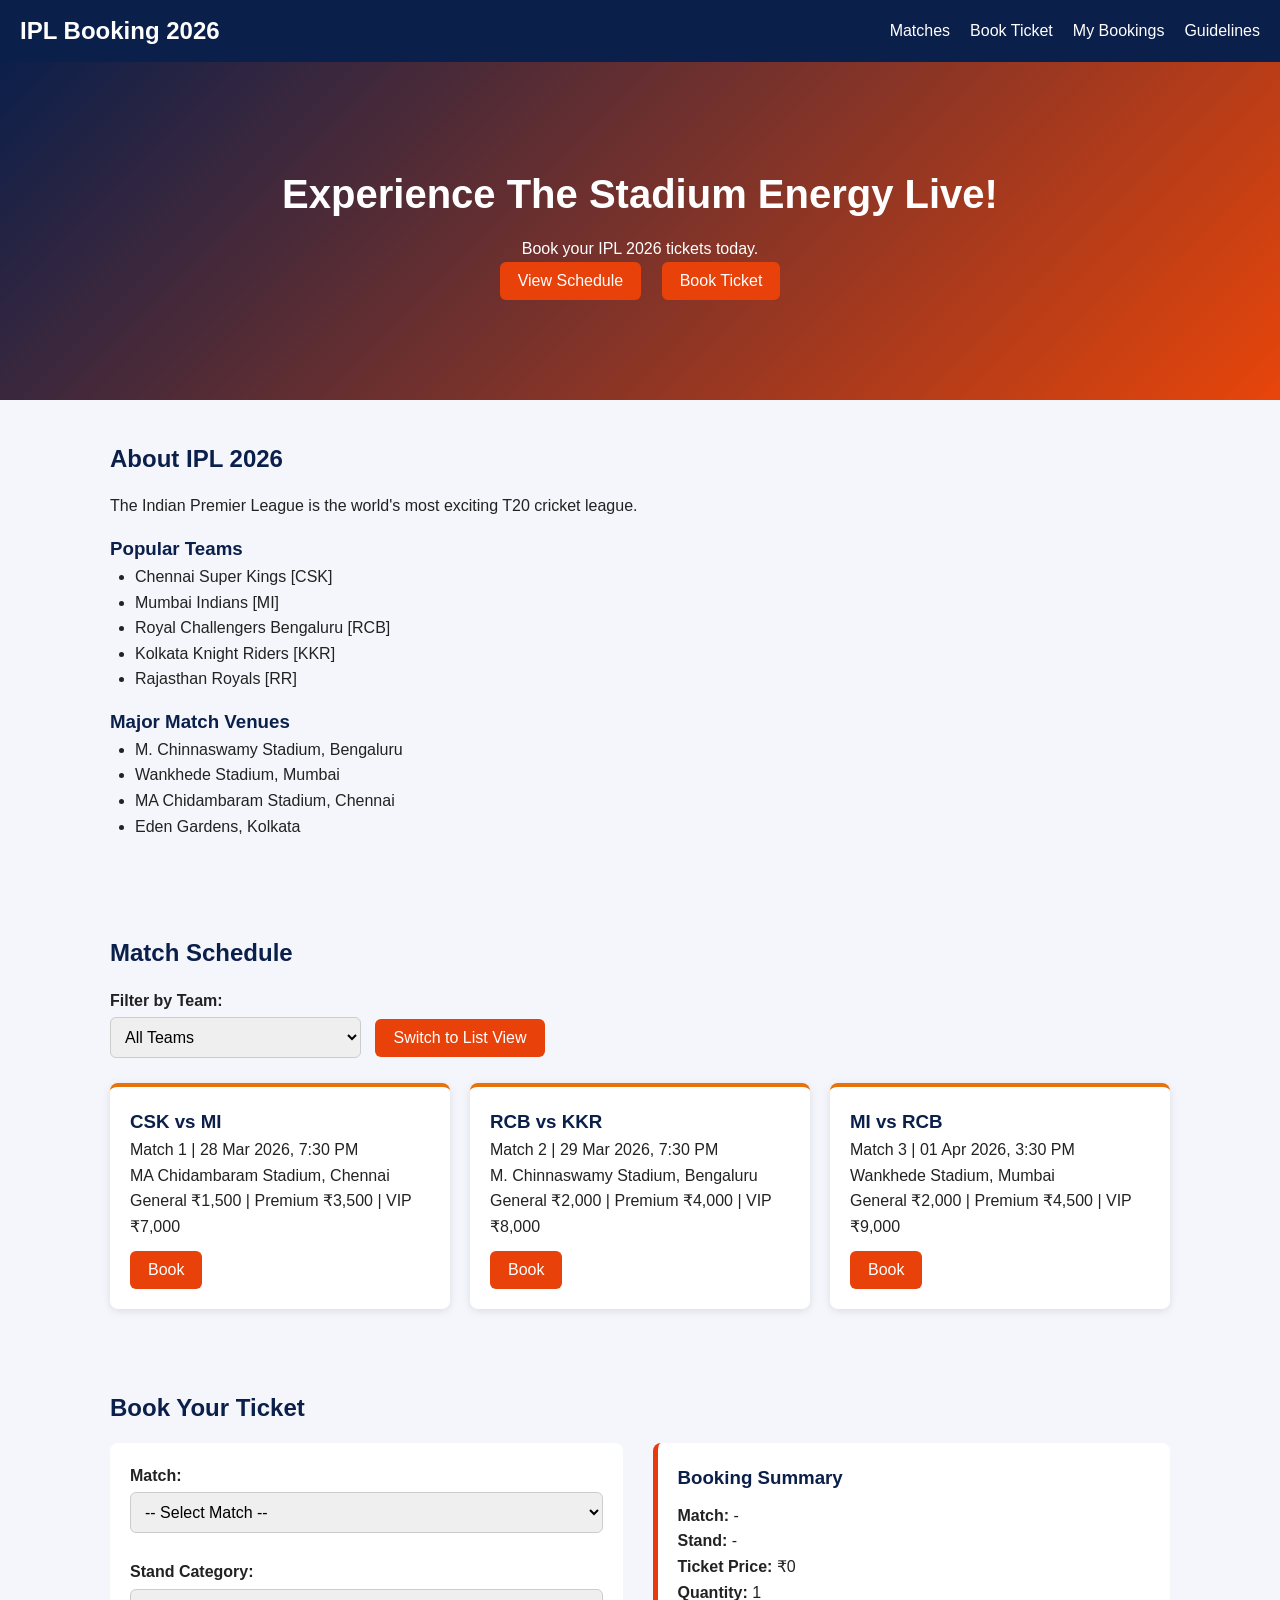
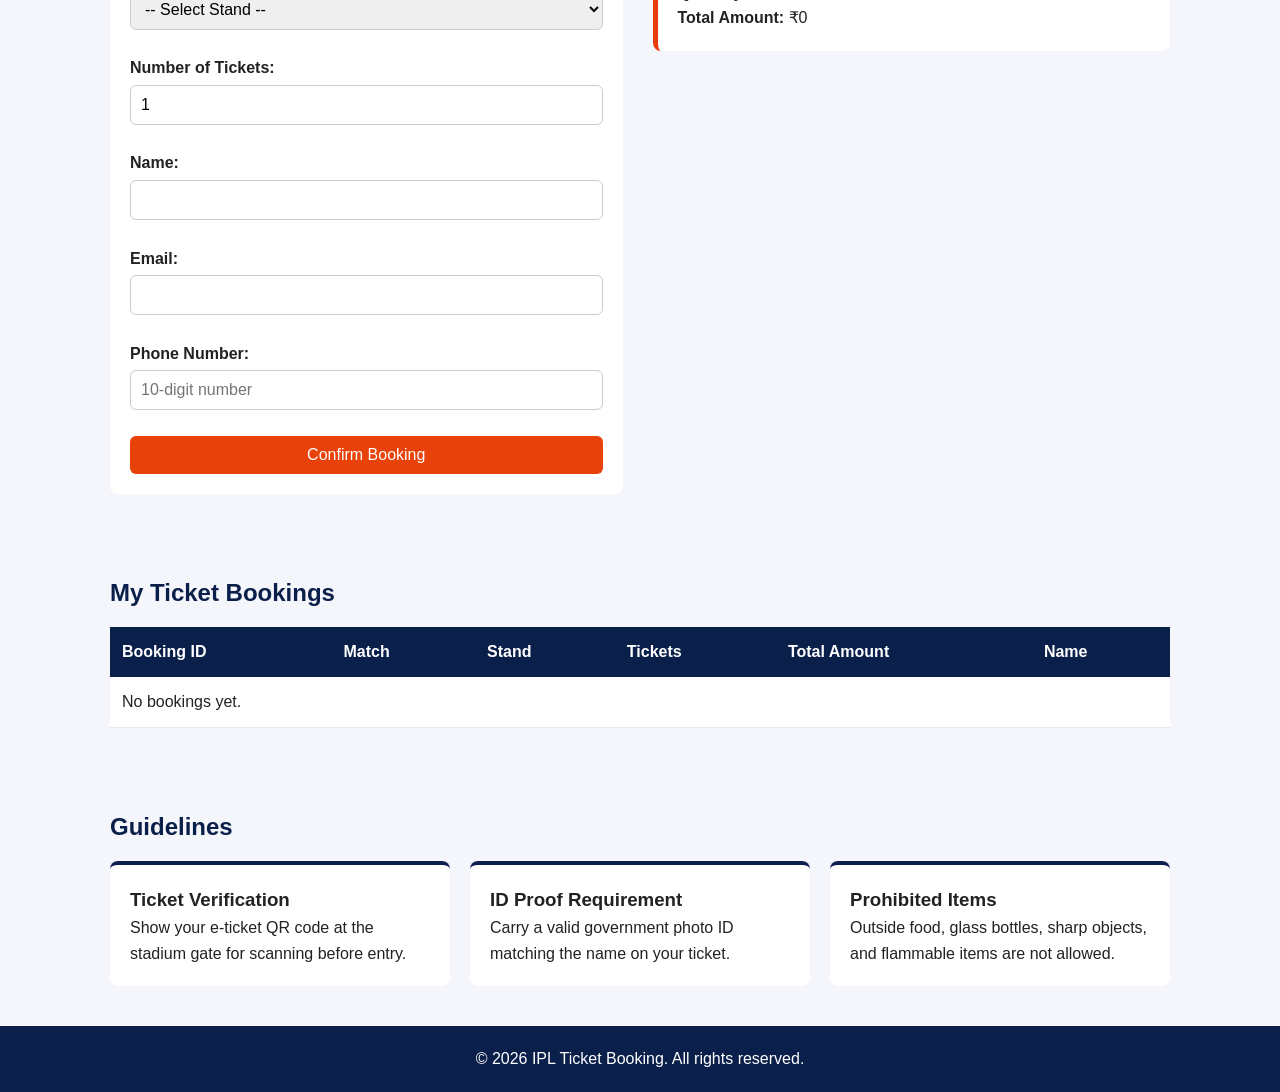
<file: index.html>
<!DOCTYPE html>
<html lang="en">
<head>
  <link rel="icon" href="data:,">
  <meta charset="UTF-8">
  <meta name="viewport" content="width=device-width, initial-scale=1.0">
  <title>IPL 2026 Ticket Booking</title>
  <link rel="stylesheet" href="style.css">
</head>
<body>
<header>
  <nav>
    <h2 class="logo">IPL Booking 2026</h2>
    <button type="button" id="menuToggle" aria-label="Toggle menu">&#9776;</button>
    <ul id="navLinks">
      <li><a href="#matches">Matches</a></li>
      <li><a href="booking.html">Book Ticket</a></li>
      <li><a href="#my-bookings">My Bookings</a></li>
      <li><a href="#guidelines">Guidelines</a></li>
    </ul>
  </nav>
</header>
<main>

<section id="hero">
  <h1>Experience The Stadium Energy Live!</h1>
  <p>Book your IPL 2026 tickets today.</p>
  <a href="#matches"><button type="button">View Schedule</button></a>
  <a href="booking.html"><button type="button">Book Ticket</button></a>
</section>
<section id="about">
  <h2>About IPL 2026</h2>
  <p>The Indian Premier League is the world's most exciting T20 cricket league.</p>

  <h3>Popular Teams</h3>
  <ul>
    <li>Chennai Super Kings [CSK]</li>
    <li>Mumbai Indians [MI]</li>
    <li>Royal Challengers Bengaluru [RCB]</li>
    <li>Kolkata Knight Riders [KKR]</li>
    <li>Rajasthan Royals [RR]</li>
  </ul>

  <h3>Major Match Venues</h3>
  <ul>
    <li>M. Chinnaswamy Stadium, Bengaluru</li>
    <li>Wankhede Stadium, Mumbai</li>
    <li>MA Chidambaram Stadium, Chennai</li>
    <li>Eden Gardens, Kolkata</li>
  </ul>
</section>
<section id="matches">
  <h2>Match Schedule</h2>

  <label for="teamFilter">Filter by Team:</label>
  <select id="teamFilter">
    <option value="all">All Teams</option>
    <option value="csk">Chennai Super Kings</option>
    <option value="mi">Mumbai Indians</option>
    <option value="rcb">Royal Challengers Bengaluru</option>
    <option value="kkr">Kolkata Knight Riders</option>
  </select>

  <button type="button" id="viewToggle">Switch to List View</button>

  <div id="matchList" class="match-grid">

    <article class="match-card" data-teams="csk mi">
      <div>
        <h3>CSK vs MI</h3>
        <p>Match 1 | 28 Mar 2026, 7:30 PM</p>
        <p>MA Chidambaram Stadium, Chennai</p>
        <p>General ₹1,500 | Premium ₹3,500 | VIP ₹7,000</p>
      </div>
      <a href="#booking"><button type="button" class="book-btn" data-match="1">Book</button></a>
    </article>

    <article class="match-card" data-teams="rcb kkr">
      <div>
        <h3>RCB vs KKR</h3>
        <p>Match 2 | 29 Mar 2026, 7:30 PM</p>
        <p>M. Chinnaswamy Stadium, Bengaluru</p>
        <p>General ₹2,000 | Premium ₹4,000 | VIP ₹8,000</p>
      </div>
      <a href="#booking"><button type="button" class="book-btn" data-match="2">Book</button></a>
    </article>

    <article class="match-card" data-teams="mi rcb">
      <div>
        <h3>MI vs RCB</h3>
        <p>Match 3 | 01 Apr 2026, 3:30 PM</p>
        <p>Wankhede Stadium, Mumbai</p>
        <p>General ₹2,000 | Premium ₹4,500 | VIP ₹9,000</p>
      </div>
      <a href="#booking"><button type="button" class="book-btn" data-match="3">Book</button></a>
    </article>

  </div>
</section>
<section id="booking">
  <h2>Book Your Ticket</h2>

  <div class="booking-container">

    <form id="bookingForm">
      <label for="match">Match:</label>
      <select id="match" name="match" required>
        <option value="">-- Select Match --</option>
        <option value="1">CSK vs MI</option>
        <option value="2">RCB vs KKR</option>
        <option value="3">MI vs RCB</option>
      </select>
      <br><br>

      <label for="stand">Stand Category:</label>
      <select id="stand" name="stand" required>
        <option value="">-- Select Stand --</option>
        <option value="general">General</option>
        <option value="premium">Premium</option>
        <option value="vip">VIP</option>
      </select>
      <br><br>

      <label for="tickets">Number of Tickets:</label>
      <input type="number" id="tickets" name="tickets" min="1" max="10" value="1" required>
      <br><br>

      <label for="name">Name:</label>
      <input type="text" id="name" name="name" required>
      <br><br>

      <label for="email">Email:</label>
      <input type="email" id="email" name="email" required>
      <br><br>

      <label for="phone">Phone Number:</label>
      <input type="tel" id="phone" name="phone" pattern="[0-9]{10}" placeholder="10-digit number" required>
      <br><br>

      <button type="submit">Confirm Booking</button>
    </form>

    <aside class="summary-card">
      <h3>Booking Summary</h3>
      <p><strong>Match:</strong> <span id="sumMatch">-</span></p>
      <p><strong>Stand:</strong> <span id="sumStand">-</span></p>
      <p><strong>Ticket Price:</strong> <span id="sumPrice">₹0</span></p>
      <p><strong>Quantity:</strong> <span id="sumQty">0</span></p>
      <p><strong>Total Amount:</strong> <span id="sumTotal">₹0</span></p>
    </aside>

  </div>
</section>
<section id="my-bookings">
  <h2>My Ticket Bookings</h2>
  <table>
    <thead>
      <tr>
        <th>Booking ID</th>
        <th>Match</th>
        <th>Stand</th>
        <th>Tickets</th>
        <th>Total Amount</th>
        <th>Name</th>
      </tr>
    </thead>
    <tbody id="bookingRecords">
      <!-- Booking records will be added here later -->
    </tbody>
  </table>
</section>
<section id="guidelines">
  <h2>Guidelines</h2>

  <div class="cards">
    <article class="card">
      <h3>Ticket Verification</h3>
      <p>Show your e-ticket QR code at the stadium gate for scanning before entry.</p>
    </article>

    <article class="card">
      <h3>ID Proof Requirement</h3>
      <p>Carry a valid government photo ID matching the name on your ticket.</p>
    </article>

    <article class="card">
      <h3>Prohibited Items</h3>
      <p>Outside food, glass bottles, sharp objects, and flammable items are not allowed.</p>
    </article>
  </div>
</section>

</main>
<footer>
  <p>&copy; 2026 IPL Ticket Booking. All rights reserved.</p>
</footer>
  <div id="toast"></div>

  <script src="app.js"></script>
</body>
</html>
</file>
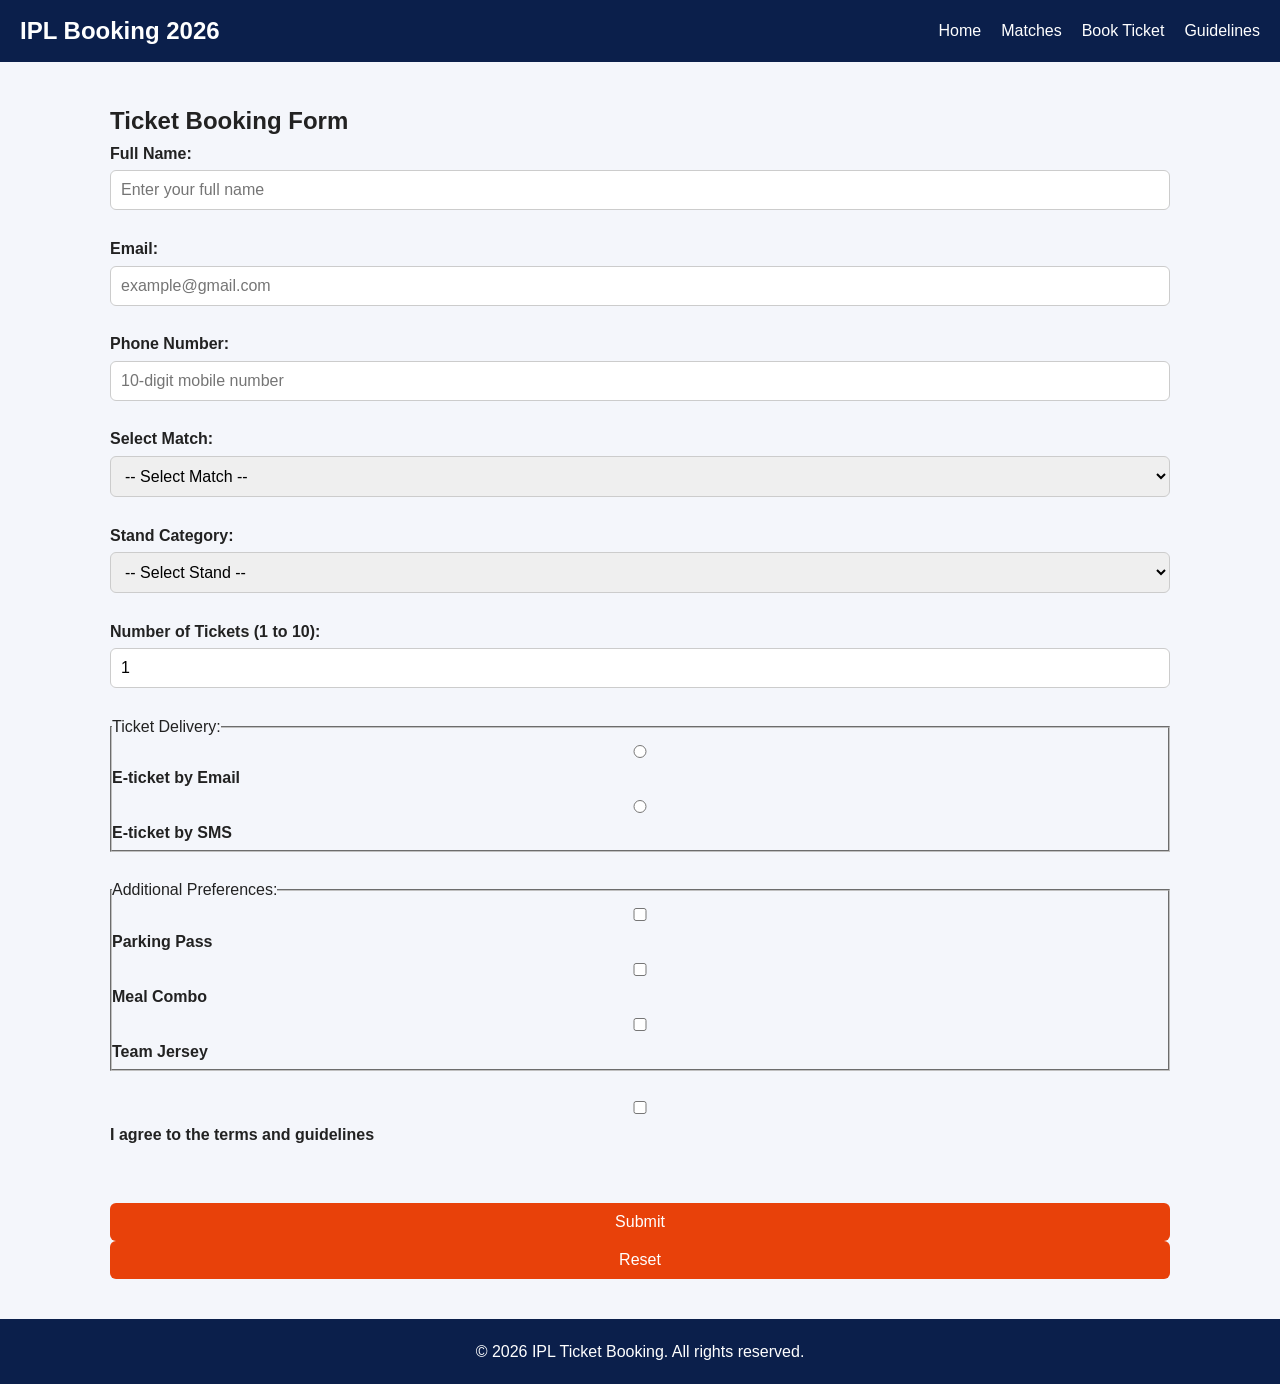
<file: booking.html>
<!DOCTYPE html>
<html lang="en">
<head>
  <link rel="icon" href="data:,">
  <meta charset="UTF-8">
  <meta name="viewport" content="width=device-width, initial-scale=1.0">
  <title>Book Tickets - IPL 2026</title>
  <link rel="stylesheet" href="style.css">
</head>
<body>

<header>
  <nav>
    <h2>IPL Booking 2026</h2>
    <ul>
      <li><a href="index.html">Home</a></li>
      <li><a href="index.html#matches">Matches</a></li>
      <li><a href="booking.html">Book Ticket</a></li>
      <li><a href="index.html#guidelines">Guidelines</a></li>
    </ul>
  </nav>
</header>

<main>
  <section id="booking-form">
    <h1>Ticket Booking Form</h1>

    <form action="#" method="post">

      <label for="name">Full Name:</label>
      <input type="text" id="name" name="name"
             minlength="3" maxlength="50"
             placeholder="Enter your full name" required>
      <br><br>

      <label for="email">Email:</label>
      <input type="email" id="email" name="email"
             placeholder="example@gmail.com" required>
      <br><br>

      <label for="phone">Phone Number:</label>
      <input type="tel" id="phone" name="phone"
             minlength="10" maxlength="10"
             pattern="[6-9][0-9]{9}"
             title="Enter a 10-digit Indian mobile number starting with 6, 7, 8 or 9"
             placeholder="10-digit mobile number" required>
      <br><br>

      <label for="match">Select Match:</label>
      <select id="match" name="match" required>
        <option value="">-- Select Match --</option>
        <option value="csk-mi">CSK vs MI - 28 Mar 2026</option>
        <option value="rcb-kkr">RCB vs KKR - 29 Mar 2026</option>
        <option value="mi-rcb">MI vs RCB - 01 Apr 2026</option>
      </select>
      <br><br>

      <label for="stand">Stand Category:</label>
      <select id="stand" name="stand" required>
        <option value="">-- Select Stand --</option>
        <option value="general">General - ₹1,500</option>
        <option value="premium">Premium - ₹3,500</option>
        <option value="vip">VIP - ₹7,000</option>
      </select>
      <br><br>

      <label for="tickets">Number of Tickets (1 to 10):</label>
      <input type="number" id="tickets" name="tickets"
             min="1" max="10" value="1" required>
      <br><br>

      <fieldset>
        <legend>Ticket Delivery:</legend>
        <input type="radio" id="email-ticket" name="delivery" value="email" required>
        <label for="email-ticket">E-ticket by Email</label>
        <input type="radio" id="sms-ticket" name="delivery" value="sms">
        <label for="sms-ticket">E-ticket by SMS</label>
      </fieldset>
      <br>

      <fieldset>
        <legend>Additional Preferences:</legend>
        <input type="checkbox" id="parking" name="extras" value="parking">
        <label for="parking">Parking Pass</label>
        <input type="checkbox" id="meal" name="extras" value="meal">
        <label for="meal">Meal Combo</label>
        <input type="checkbox" id="jersey" name="extras" value="jersey">
        <label for="jersey">Team Jersey</label>
      </fieldset>
      <br>

      <input type="checkbox" id="terms" name="terms" required>
      <label for="terms">I agree to the terms and guidelines</label>
      <br><br>

      <button type="submit">Submit</button>
      <button type="reset">Reset</button>

    </form>
  </section>
</main>

<footer>
  <p>&copy; 2026 IPL Ticket Booking. All rights reserved.</p>
</footer>

</body>
</html>
</file>
<file: style.css>
* {
  box-sizing: border-box;
  margin: 0;
  padding: 0;
}

html {
  scroll-behavior: smooth;
  scroll-padding-top: 70px;
}

body {
  font-family: Arial, sans-serif;
  line-height: 1.6;
  background: #f4f6fb;
  color: #222;
}

section {
  max-width: 1100px;
  margin: auto;
  padding: 40px 20px;
}

section h2 {
  color: #0b1f4b;
  margin-bottom: 15px;
}
header {
  position: sticky;
  top: 0;
  z-index: 100;
}

nav {
  display: flex;
  justify-content: space-between;
  align-items: center;
  background: #0b1f4b;
  color: white;
  padding: 12px 20px;
}

nav ul {
  display: flex;
  gap: 20px;
  list-style: none;
}

nav a {
  color: white;
  text-decoration: none;
}

nav a:hover {
  color: #ff7f5b;
}
#hero {
  max-width: 100%;
  text-align: center;
  background: linear-gradient(135deg, #0b1f4b, #e8450a);
  color: white;
  padding: 100px 20px;
}

#hero h1 {
  font-size: 2.5rem;
  margin-bottom: 10px;
}

#hero a {
  text-decoration: none;
  margin: 0 8px;
}
button {
  background: #e8410a;
  color: white;
  border: none;
  padding: 10px 18px;
  border-radius: 6px;
  font-size: 1rem;
  cursor: pointer;
}

button:hover {
  background: #c85f00;
}
#about ul {
  margin-left: 25px;
  margin-bottom: 15px;
}

#about h3 {
  margin-top: 15px;
  color: #0b1f4b;
}
table {
  width: 100%;
  border-collapse: collapse;
  background: white;
  margin-top: 15px;
}

th {
  background: #0b1f4b;
  color: white;
  padding: 12px;
  text-align: left;
}

td {
  padding: 12px;
  border-bottom: 1px solid #e5e7eb;
}

tbody tr:hover {
  background: #fff4e5;
}
label {
  display: block;
  font-weight: bold;
  margin-bottom: 4px;
}

input,
select {
  width: 100%;
  padding: 10px;
  border: 1px solid #ccc;
  border-radius: 6px;
  font-size: 1rem;
}

input:focus,
select:focus {
  outline: none;
  border-color: #e8450a;
}

#teamFilter {
  width: auto;
  margin-bottom: 10px;
}
.booking-container {
  display: flex;
  gap: 30px;
  flex-wrap: wrap;
}

.booking-container form,
.summary-card {
  flex: 1;
  min-width: 280px;
  background: white;
  padding: 20px;
  border-radius: 8px;
}

.summary-card {
  border-left: 5px solid #e83a0a;
  height: fit-content;
}

.summary-card h3 {
  color: #0b1f4b;
  margin-bottom: 10px;
}

form button {
  width: 100%;
}
.cards {
  display: flex;
  gap: 20px;
  flex-wrap: wrap;
}

.card {
  flex: 1;
  min-width: 250px;
  background: white;
  padding: 20px;
  border-radius: 8px;
  border-top: 4px solid #0b1f4b;
}
footer {
  text-align: center;
  background: #0b1f4b;
  color: white;
  padding: 20px;
}
#toast {
  position: fixed;
  bottom: 20px;
  right: 20px;
  background: #0b1f4b;
  color: white;
  padding: 12px 20px;
  border-radius: 6px;
  opacity: 0;
  pointer-events: none;
  transition: opacity 0.3s;
  z-index: 200;
}

#toast.show {
  opacity: 1;
}

/* ---------- Navbar (Flexbox) ---------- */
nav {
  flex-wrap: wrap;
}

#menuToggle {
  display: none;
  background: transparent;
  font-size: 1.6rem;
  padding: 4px 10px;
}

/* ---------- Match cards (Grid) ---------- */
.match-grid {
  display: grid;
  grid-template-columns: repeat(3, 1fr);
  gap: 20px;
  margin-top: 15px;
}

.match-card {
  background: white;
  padding: 20px;
  border-radius: 8px;
  border-top: 4px solid #e8710a;
  box-shadow: 0 2px 8px rgba(0, 0, 0, 0.1);
  display: flex;
  flex-direction: column;
  justify-content: space-between;
  gap: 12px;
}

.match-card h3 {
  color: #0b1f4b;
}

.match-card a {
  text-decoration: none;
}

/* List view */
.match-grid.list-view {
  grid-template-columns: 1fr;
}

.match-grid.list-view .match-card {
  flex-direction: row;
  align-items: center;
}

#viewToggle {
  margin-left: 10px;
  margin-bottom: 10px;
}

/* ---------- Guidelines: 3 columns (Grid) ---------- */
.cards {
  display: grid;
  grid-template-columns: repeat(3, 1fr);
  gap: 20px;
}

/* ---------- Tablets: single column ---------- */
@media (max-width: 992px) {
  .match-grid,
  .cards {
    grid-template-columns: 1fr;
  }

  .booking-container {
    flex-direction: column;
  }
}

/* ---------- Phones: hamburger menu ---------- */
@media (max-width: 768px) {
  #menuToggle {
    display: block;
  }

  #navLinks {
    display: none;
    flex-direction: column;
    width: 100%;
    gap: 10px;
    padding-top: 10px;
  }

  #navLinks.open {
    display: flex;
  }

  #hero h1 {
    font-size: 1.8rem;
  }

  .match-grid.list-view .match-card {
    flex-direction: column;
    align-items: flex-start;
  }
}

/* ---------- Tablets: single column ---------- */
@media (max-width: 992px) {
  .match-grid,
  .cards {
    grid-template-columns: 1fr;
  }

  .booking-container {
    flex-direction: column;
  }
}

/* ---------- Phones: hamburger menu ---------- */
@media (max-width: 768px) {
  #menuToggle {
    display: block;
  }

  #navLinks {
    display: none;
    flex-direction: column;
    width: 100%;
    gap: 10px;
    padding-top: 10px;
  }

  #navLinks.open {
    display: flex;
  }

  #hero h1 {
    font-size: 1.8rem;
  }

  .match-grid.list-view .match-card {
    flex-direction: column;
    align-items: flex-start;
  }
}
</file>
